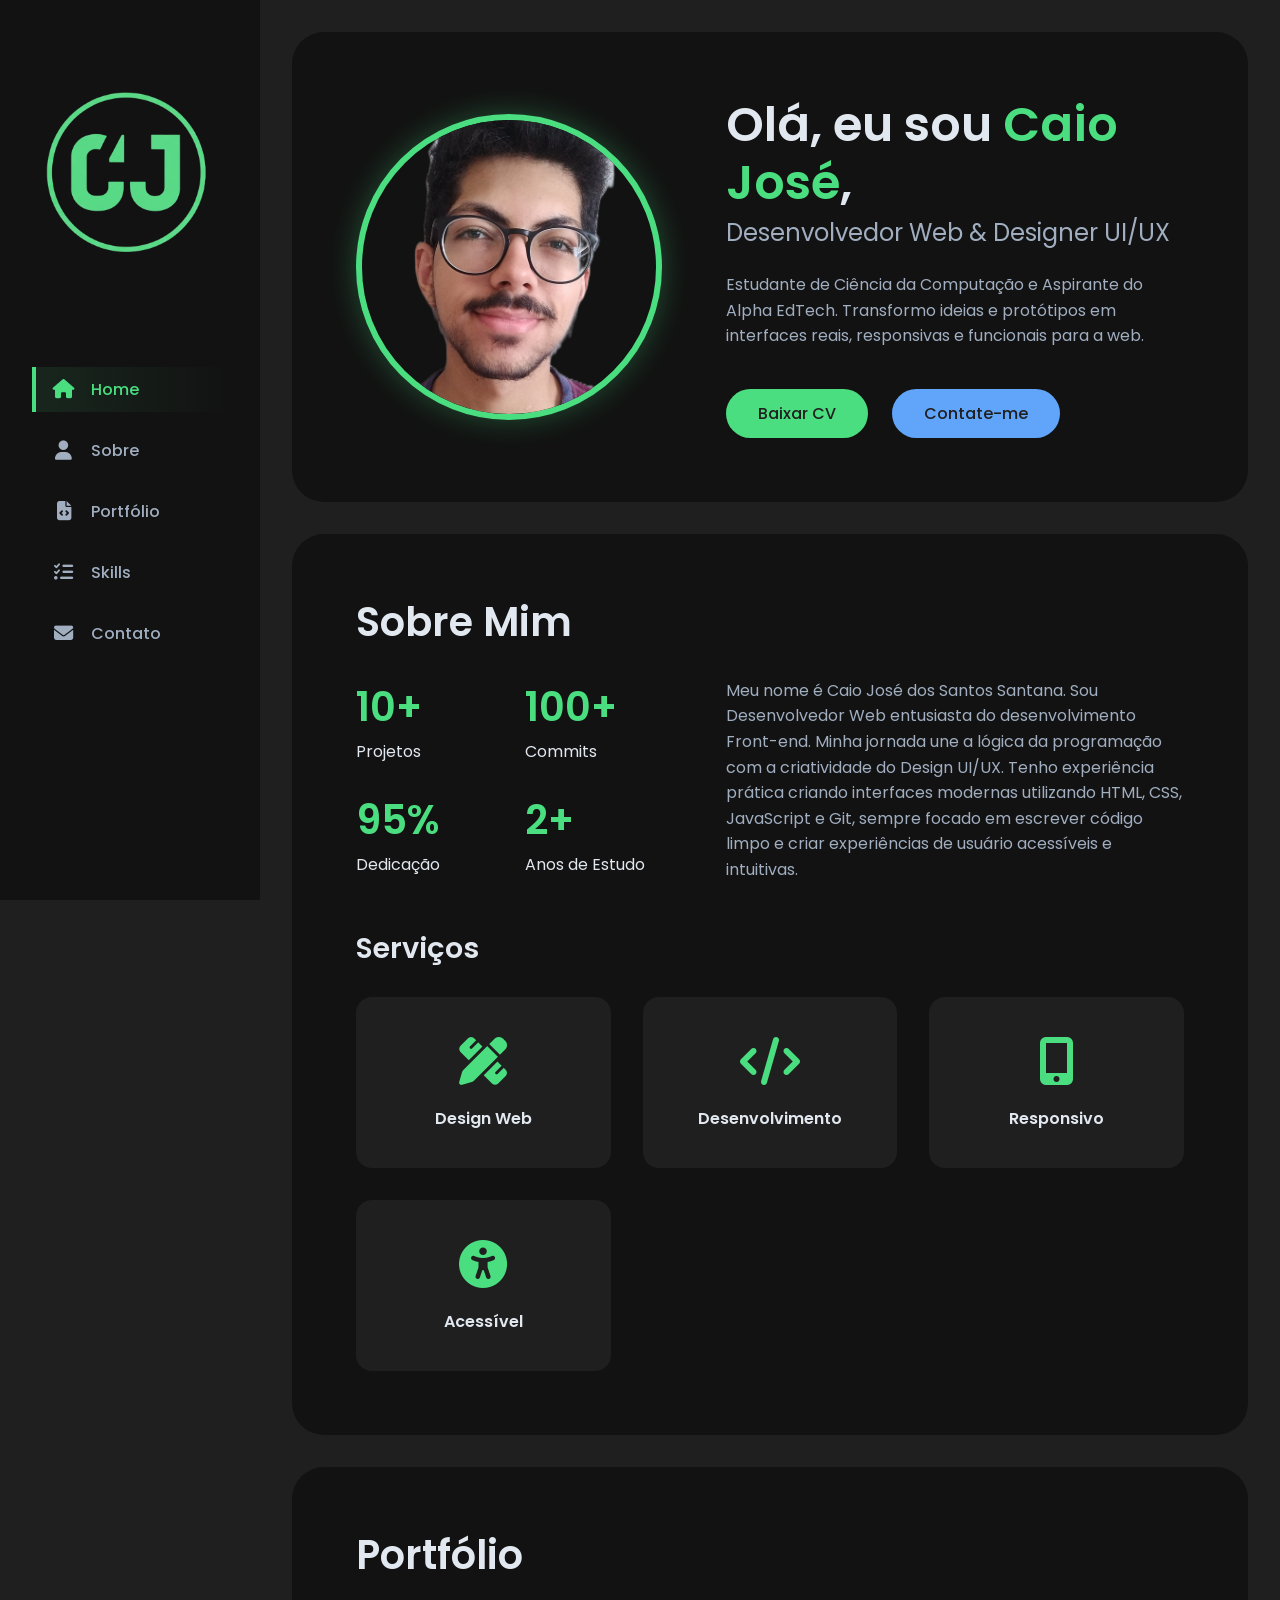
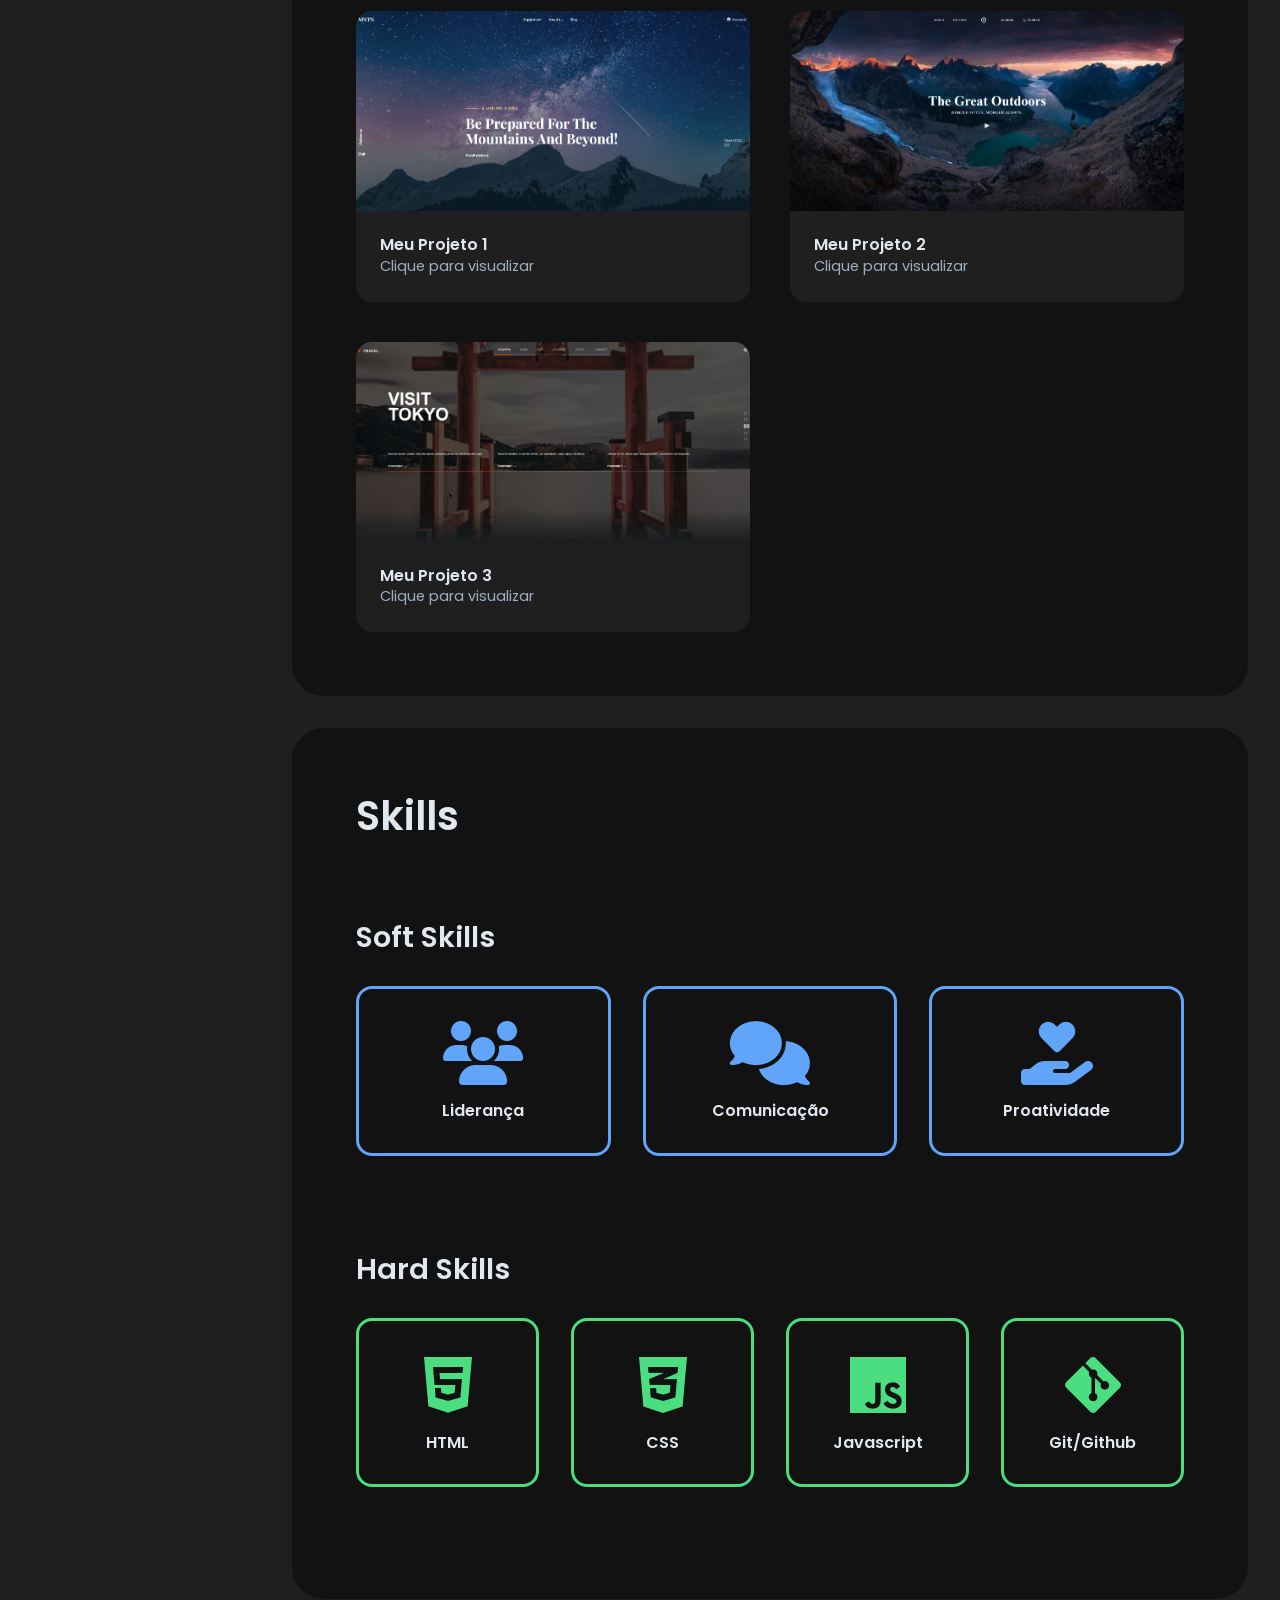
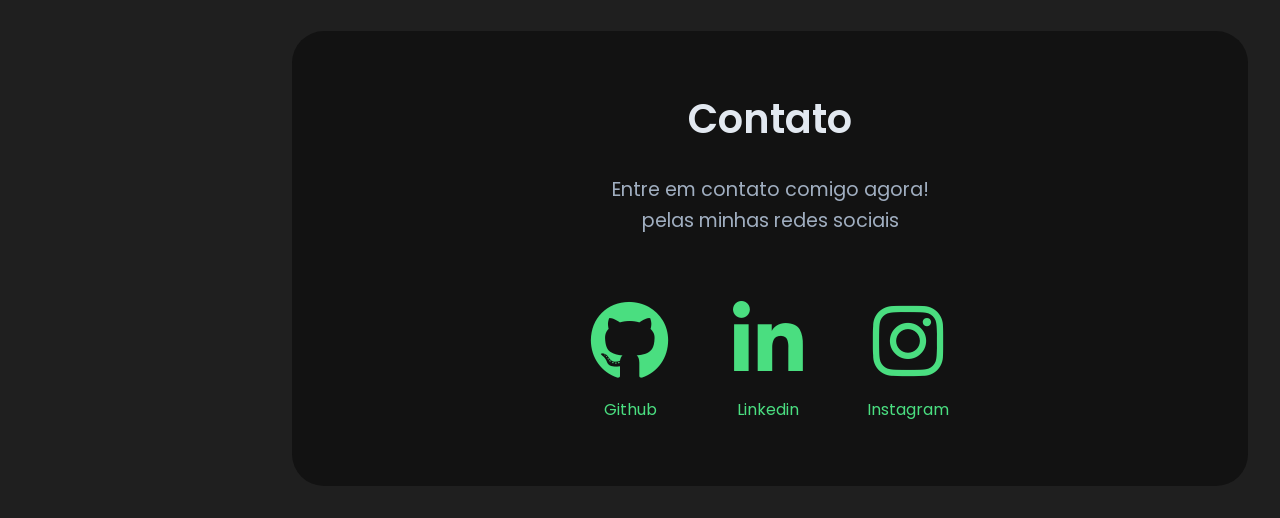
<file: html/index.html>
<!DOCTYPE html>
<html lang="pt-br">
<head>
    <meta charset="UTF-8">
    <meta name="viewport" content="width=device-width, initial-scale=1.0">
    <title>Portfólio - Caio José</title>

    <link rel="preconnect" href="https://fonts.googleapis.com">
    <link rel="preconnect" href="https://fonts.gstatic.com" crossorigin>
    <link href="https://fonts.googleapis.com/css2?family=Poppins:wght@300;400;500;600;700&display=swap" rel="stylesheet">

    <link rel="stylesheet" href="https://cdnjs.cloudflare.com/ajax/libs/font-awesome/6.4.0/css/all.min.css">

    <link rel="stylesheet" href="../css/style.css">
</head>
<body>

    <aside class="sidebar">
        <div class="logo-container">
            <img src="../imagens/Logo CJ.png" alt="Logo CJ" class="logo">
        </div>

        <nav class="main-nav">
            <ul>
                <li class="active"><a href="#home"><i class="fa-solid fa-house"></i> Home</a></li>
                <li><a href="#sobre"><i class="fa-solid fa-user"></i> Sobre</a></li>
                <li><a href="#portfolio"><i class="fa-solid fa-file-code"></i> Portfólio</a></li>
                <li><a href="#skills"><i class="fa-solid fa-list-check"></i> Skills</a></li>
                <li><a href="#contato"><i class="fa-solid fa-envelope"></i> Contato</a></li>
            </ul>
        </nav>
    </aside>

    <main class="main-content">

        <section id="home" class="home-section">
            <div class="home-content">
                <div class="profile-image-container">
                    <img src="../imagens/Foto profile.png" alt="Foto de Caio José" class="profile-image">
                </div>
                <div class="home-text">
                    <h1>Olá, eu sou <span class="highlight">Caio José</span>,</h1>
                    <h2>Desenvolvedor Web & Designer UI/UX</h2>
                    <p>Estudante de Ciência da Computação e Aspirante do Alpha EdTech. Transformo ideias e protótipos em interfaces reais, responsivas e funcionais para a web.</p>
                    <div class="home-buttons">
                        <a href="../CV/cv_0542487660193746.rtf" download class="btn btn-primary">Baixar CV</a>
                        
                        <a href="#contato" class="btn btn-secondary">Contate-me</a>
                    </div>
                </div>
            </div>
        </section>

        <section id="sobre" class="section-container">
            <h2 class="section-title">Sobre Mim</h2>
            
            <div class="sobre-content">
                <div class="stats-grid">
                    <div class="stat-item">
                        <h3>10+</h3>
                        <p>Projetos</p>
                    </div>
                    <div class="stat-item">
                        <h3>100+</h3>
                        <p>Commits</p>
                    </div>
                    <div class="stat-item">
                        <h3>95%</h3>
                        <p>Dedicação</p>
                    </div>
                    <div class="stat-item">
                        <h3>2+</h3>
                        <p>Anos de Estudo</p>
                    </div>
                </div>
                
                <div class="sobre-text">
                    <p>Meu nome é Caio José dos Santos Santana. Sou Desenvolvedor Web entusiasta do desenvolvimento Front-end. Minha jornada une a lógica da programação com a criatividade do Design UI/UX. Tenho experiência prática criando interfaces modernas utilizando HTML, CSS, JavaScript e Git, sempre focado em escrever código limpo e criar experiências de usuário acessíveis e intuitivas.</p>
                </div>
            </div>

            <h3 class="subsection-title">Serviços</h3>
            <div class="services-grid">
                <div class="service-card">
                    <i class="fa-solid fa-pen-ruler service-icon"></i>
                    <h4>Design Web</h4>
                </div>
                <div class="service-card">
                    <i class="fa-solid fa-code service-icon"></i>
                    <h4>Desenvolvimento</h4>
                </div>
                <div class="service-card">
                    <i class="fa-solid fa-mobile-screen-button service-icon"></i>
                    <h4>Responsivo</h4>
                </div>
                <div class="service-card">
                    <i class="fa-solid fa-universal-access service-icon"></i>
                    <h4>Acessível</h4>
                </div>
            </div>
        </section>

        <section id="portfolio" class="section-container">
             <h2 class="section-title">Portfólio</h2>
             <div class="portfolio-grid">
                
                 <a href="https://coldpotato34.github.io/Projeto-css-1/html/index.html" target="_blank" class="portfolio-link">
                     <div class="project-card">
                         <div class="project-image" style="background-image: url('../imagens/Card2.png');"></div>
                         <div class="project-info">
                             <h4>Meu Projeto 1</h4>
                             <p style="font-size: 0.9rem;">Clique para visualizar</p>
                         </div>
                     </div>
                 </a>

                 <a href="https://coldpotato34.github.io/Projeto-css-2/html/index.html" target="_blank" class="portfolio-link">
                    <div class="project-card">
                        <div class="project-image" style="background-image: url('../imagens/Card3.png');"></div>
                        <div class="project-info">
                            <h4>Meu Projeto 2</h4>
                            <p style="font-size: 0.9rem;">Clique para visualizar</p>
                        </div>
                    </div>
                </a>

                <a href="https://coldpotato34.github.io/Projeto-js-1/html/index.html" target="_blank" class="portfolio-link">
                    <div class="project-card">
                        <div class="project-image" style="background-image: url('../imagens/Card1.png');"></div>
                        <div class="project-info">
                            <h4>Meu Projeto 3</h4>
                            <p style="font-size: 0.9rem;">Clique para visualizar</p>
                        </div>
                    </div>
                </a>

             </div>
        </section>

        <section id="skills" class="section-container">
            <h2 class="section-title">Skills</h2>

            <h3 class="subsection-title">Soft Skills</h3>
            <div class="skills-grid soft-skills">
                <div class="skill-card blue">
                    <i class="fa-solid fa-users skill-icon"></i>
                    <h4>Liderança</h4>
                </div>
                <div class="skill-card blue">
                    <i class="fa-solid fa-comments skill-icon"></i>
                    <h4>Comunicação</h4>
                </div>
                <div class="skill-card blue">
                    <i class="fa-solid fa-hand-holding-heart skill-icon"></i>
                    <h4>Proatividade</h4>
                </div>
            </div>

            <h3 class="subsection-title">Hard Skills</h3>
            <div class="skills-grid hard-skills">
                <div class="skill-card green">
                    <i class="fa-brands fa-html5 skill-icon"></i>
                    <h4>HTML</h4>
                </div>
                <div class="skill-card green">
                    <i class="fa-brands fa-css3-alt skill-icon"></i>
                    <h4>CSS</h4>
                </div>
                <div class="skill-card green">
                    <i class="fa-brands fa-js skill-icon"></i>
                    <h4>Javascript</h4>
                </div>
                <div class="skill-card green">
                    <i class="fa-brands fa-git-alt skill-icon"></i>
                    <h4>Git/Github</h4>
                </div>
            </div>
        </section>

        <section id="contato" class="section-container">
            <h2 class="section-title">Contato</h2>
            <p class="contato-subtitle">Entre em contato comigo agora!<br>pelas minhas redes sociais</p>

            <div class="social-links">
                <a href="https://github.com/ColdPotato34" class="social-icon" target="_blank">
                    <i class="fa-brands fa-github"></i>
                    <span>Github</span>
                </a>
                <a href="https://www.linkedin.com/in/caio-jose-dos-santos-santana-40a650268" class="social-icon" target="_blank">
                    <i class="fa-brands fa-linkedin-in"></i>
                    <span>Linkedin</span>
                </a>
                <a href="https://www.instagram.com/caiojss1?igsh=MTdlcGp5YW1hdmt3NA==" class="social-icon" target="_blank">
                    <i class="fa-brands fa-instagram"></i>
                    <span>Instagram</span>
                </a>
            </div>
        </section>

    </main>

    <script src="../js/scripts.js" defer></script>
</body>
</html>
</file>
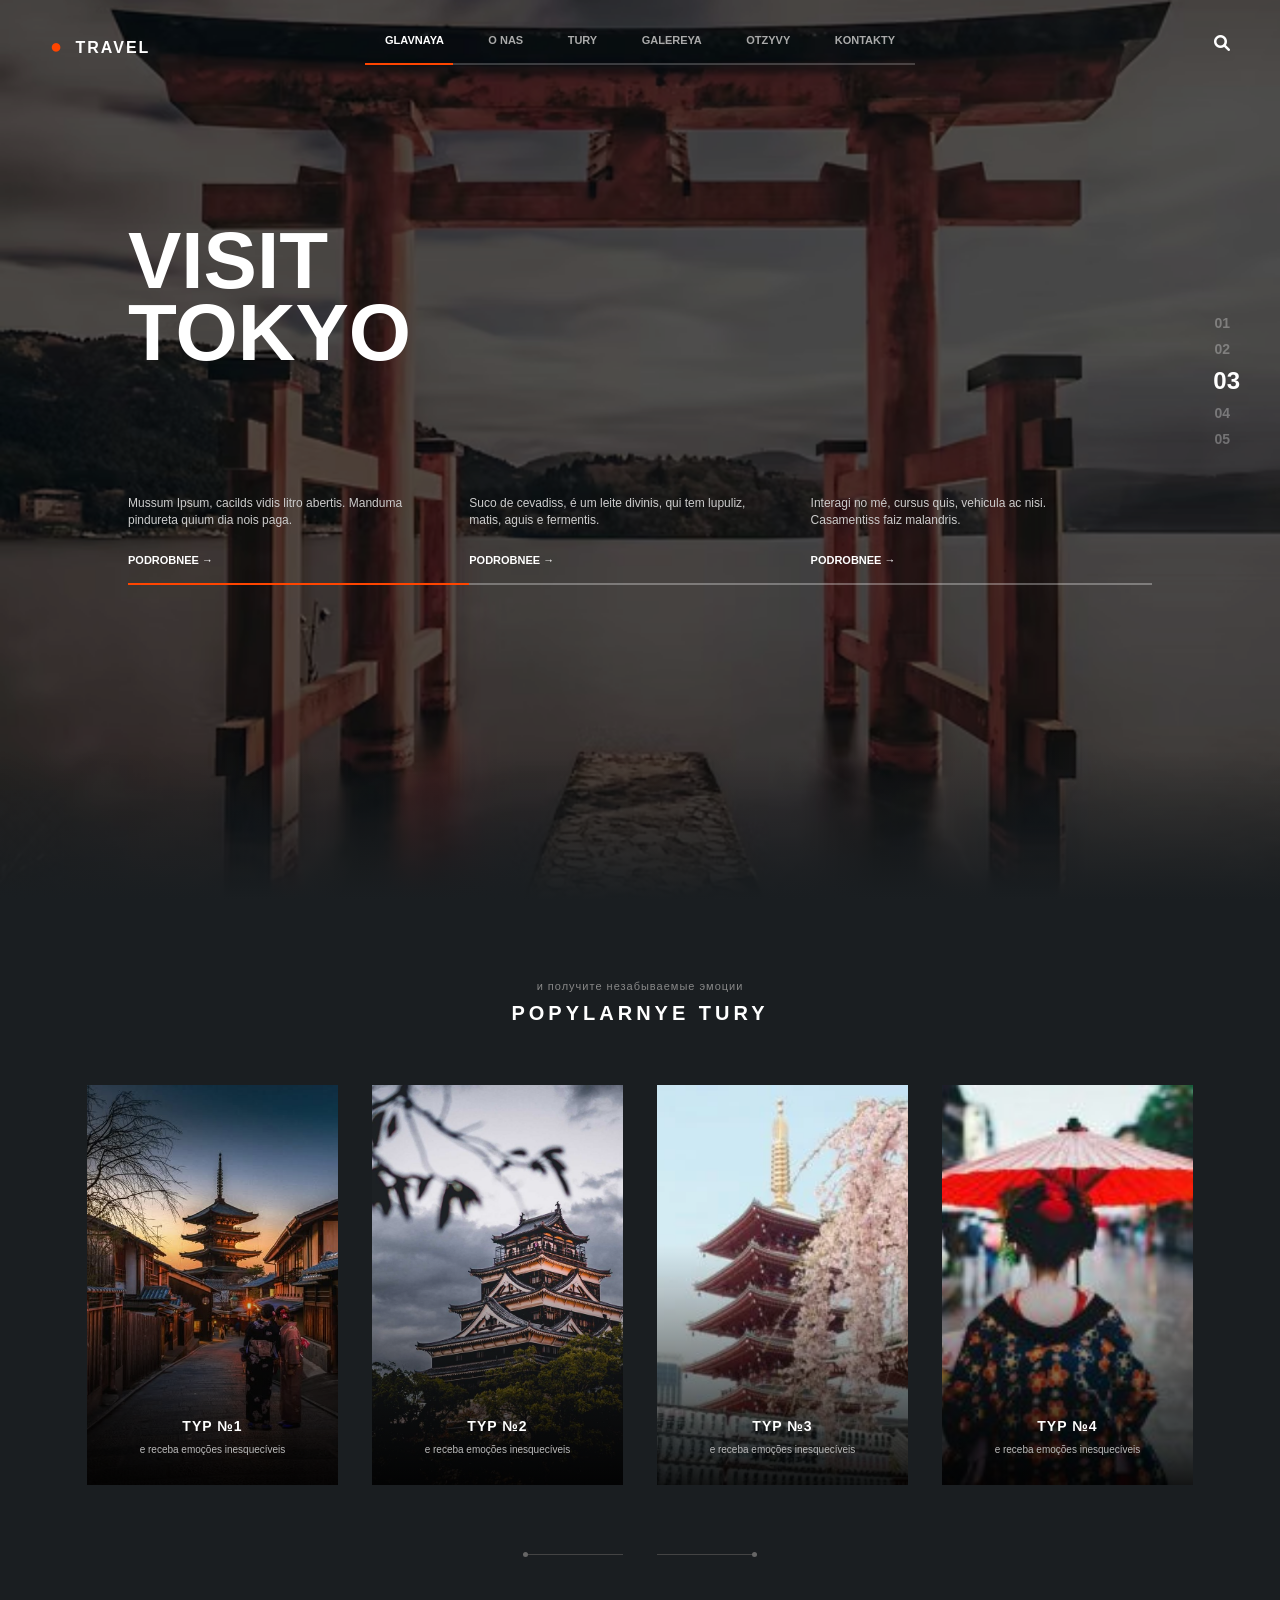
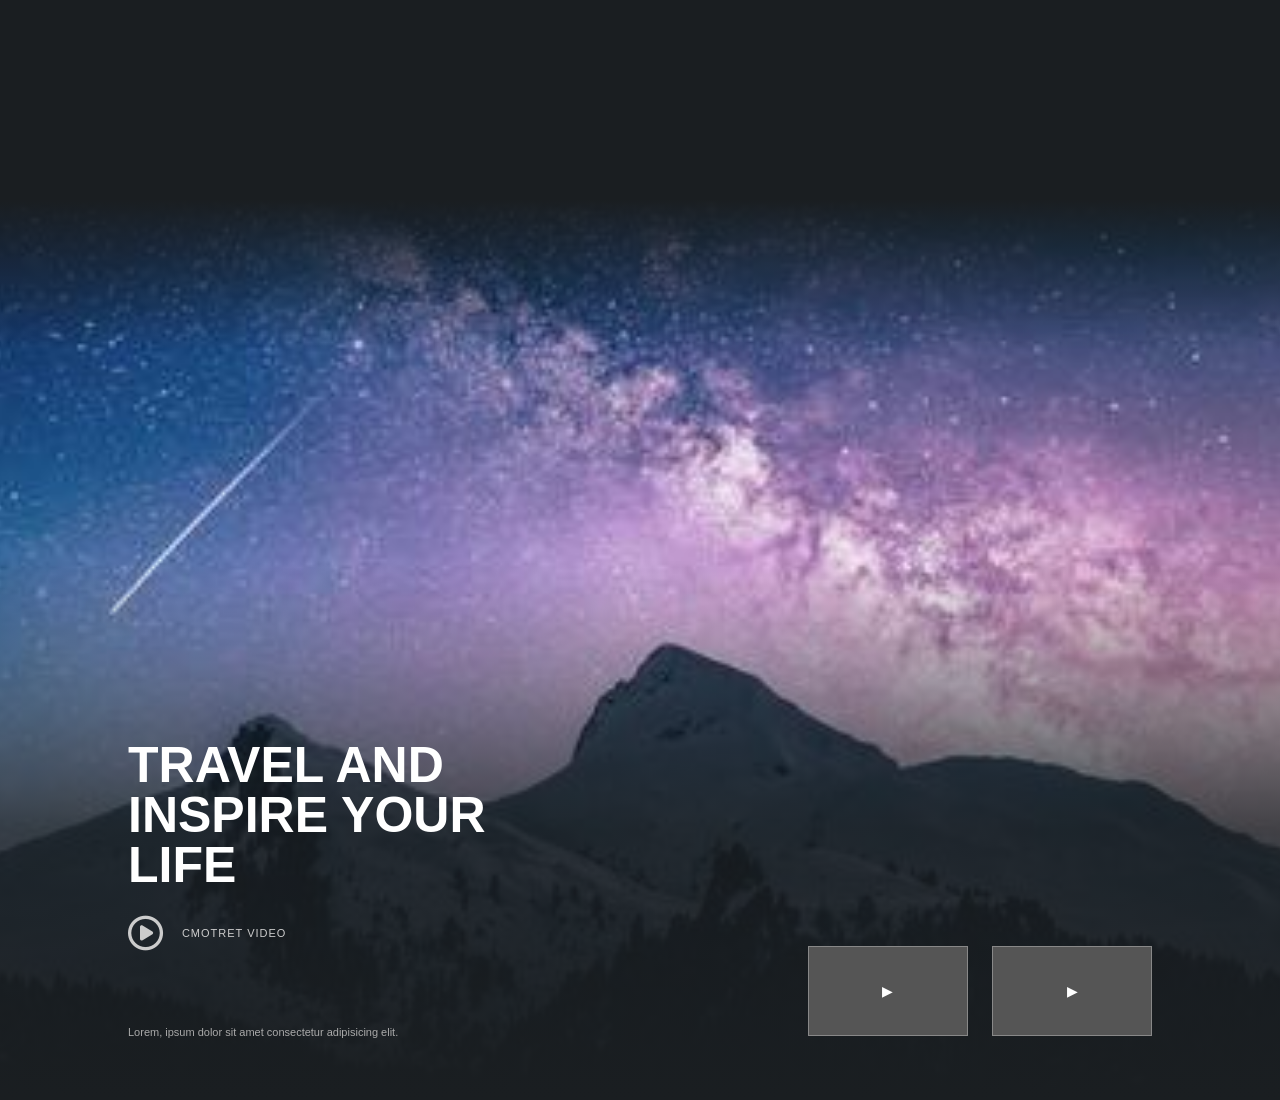
<file: Cards/questao-10/html/index.html>
<!DOCTYPE html>
<html lang="pt-br">
<head>
    <meta charset="UTF-8">
    <meta name="viewport" content="width=device-width, initial-scale=1.0">
    <title>Questão 10 - Travel Clone</title>
    <link rel="stylesheet" href="../css/style.css">
    <link rel="stylesheet" href="https://cdnjs.cloudflare.com/ajax/libs/font-awesome/6.0.0/css/all.min.css">
</head>
<body>
    <main>

        <section id="hero" class="section-hero">
            <div class="overlay"></div>

            <header class="navbar">
                <div class="logo"><span class="dot">●</span> TRAVEL</div>
                
                <nav>
                    <ul class="menu-list">
                        <li><a href="#" class="active-link">GLAVNAYA</a></li>
                        <li><a href="#">O NAS</a></li>
                        <li><a href="#">TURY</a></li>
                        <li><a href="#">GALEREYA</a></li>
                        <li><a href="#">OTZYVY</a></li>
                        <li><a href="#">KONTAKTY</a></li>
                    </ul>
                    <div class="nav-line-container">
                        <div class="nav-line-active"></div>
                    </div>
                </nav>

                <div class="search-icon">
                    <i class="fa-solid fa-magnifying-glass"></i>
                </div>
            </header>

            <div class="hero-content">
                <h1>VISIT<br>TOKYO</h1>
            </div>

            <div class="info-wrapper">
                <div class="info-columns">
                    <div class="col">
                        <p>Mussum Ipsum, cacilds vidis litro abertis. Manduma pindureta quium dia nois paga.</p>
                        <a href="#" class="btn-more">PODROBNEE →</a>
                    </div>
                    <div class="col">
                        <p>Suco de cevadiss, é um leite divinis, qui tem lupuliz, matis, aguis e fermentis.</p>
                        <a href="#" class="btn-more">PODROBNEE →</a>
                    </div>
                    <div class="col">
                        <p>Interagi no mé, cursus quis, vehicula ac nisi. Casamentiss faiz malandris.</p>
                        <a href="#" class="btn-more">PODROBNEE →</a>
                    </div>
                    <div class="clearfix"></div>
                </div>
                
                <div class="long-line-container">
                    <div class="long-line-active"></div>
                </div>
            </div>

            <div class="side-nav">
                <span>01</span>
                <span>02</span>
                <span class="active">03</span>
                <span>04</span>
                <span>05</span>
            </div>

            <div class="fade-transition-bottom"></div>
        </section>


        <section id="tours" class="section-tours">
            <div class="content-container">
                
                <p class="section-subtitle">и получите незабываемые эмоции</p>

                <h2 class="section-title">POPYLARNYE TURY</h2>
                
                <div class="tour-gallery">
                    
                    <div class="tour-card">
                        <div class="tour-img-placeholder t1"></div>
                        <div class="card-text-overlay">
                            <h3>TYP №1</h3>
                            <p class="tour-desc">e receba emoções inesquecíveis</p>
                        </div>
                    </div>

                    <div class="tour-card">
                        <div class="tour-img-placeholder t2"></div>
                        <div class="card-text-overlay">
                            <h3>TYP №2</h3>
                            <p class="tour-desc">e receba emoções inesquecíveis</p>
                        </div>
                    </div>

                    <div class="tour-card">
                        <div class="tour-img-placeholder t3"></div>
                        <div class="card-text-overlay">
                            <h3>TYP №3</h3>
                            <p class="tour-desc">e receba emoções inesquecíveis</p>
                        </div>
                    </div>

                    <div class="tour-card">
                        <div class="tour-img-placeholder t4"></div>
                        <div class="card-text-overlay">
                            <h3>TYP №4</h3>
                            <p class="tour-desc">e receba emoções inesquecíveis</p>
                        </div>
                    </div>

                    <div class="clearfix"></div>
                </div>

                <div class="tour-indicators">
                    <div class="line-indicator left-line"></div>
                    <div class="line-indicator right-line"></div>
                </div>

            </div>
        </section>


        <section id="inspiration" class="section-inspiration">
            
            <div class="fade-transition-top"></div>
            
            <div class="overlay-gradient-bottom"></div> 

            <div class="footer-content">
                <h2>TRAVEL AND<br>INSPIRE YOUR<br>LIFE</h2>
                
                <div class="play-container">
                    <i class="fa-regular fa-circle-play"></i>
                    <span>Cmotret video</span> </div>
            </div>
            
            <div class="footer-desc">
                <p>Lorem, ipsum dolor sit amet consectetur adipisicing elit.</p>
            </div>

            <div class="footer-thumbnails">
                <div class="thumb"></div>
                <div class="thumb"></div>
            </div>

        </section>

    </main>
</body>
</html>
</file>
<file: css/style.css>
/* Variaveis */
:root {
    --bg-primary: #1F1F1F;
    --bg-secondary: #121212;
    --accent-green: #4ADE80;
    --accent-blue: #60A5FA;
    --text-light: #E2E8F0;
    --font-main: 'Poppins', sans-serif;
    --sidebar-width: 260px;
}

* {
    margin: 0;
    padding: 0;
    box-sizing: border-box;
}

html {
    scroll-behavior: smooth;
    font-size: 16px;
}

body {
    font-family: var(--font-main);
    background-color: var(--bg-primary);
    color: var(--text-light);
    display: flex;
    min-height: 100vh;
    overflow-x: hidden;
}

/* Strokes */
h1, h2, h3, h4 {
    font-weight: 600;
    line-height: 1.2;
}

p {
    font-weight: 400;
    line-height: 1.6;
    color: #a0aec0;
}

a {
    text-decoration: none;
    color: inherit;
}

/* utilitarios */
.highlight {
    color: var(--accent-green);
}

/* Trava de largura 4k */
.home-content, 
.sobre-content, 
.portfolio-grid, 
.skills-grid,
.services-grid,
#contato {
    max-width: 1100px;
    margin: 0 auto;
    width: 100%;
}

/* Botões */
.btn {
    display: inline-block;
    padding: 12px 32px;
    border-radius: 50px;
    font-weight: 500;
    transition: transform 0.3s ease, box-shadow 0.3s ease;
    border: none;
    cursor: pointer;
}

.btn:hover {
    transform: translateY(-3px);
    box-shadow: 0 10px 20px -10px rgba(0,0,0,0.5);
}

.btn-primary {
    background-color: var(--accent-green);
    color: var(--bg-primary);
}

.btn-secondary {
    background-color: var(--accent-blue);
    color: var(--bg-primary);
}

/* titulos secao */
.section-title {
    font-size: 2.5rem;
    margin-bottom: 2rem;
    position: relative;
}

.subsection-title {
    font-size: 1.8rem;
    margin: 3rem 0 2rem;
}

/* Sidebar */
.sidebar {
    width: var(--sidebar-width);
    height: 100vh;
    position: fixed;
    top: 0;
    left: 0;
    background-color: var(--bg-secondary);
    padding: 2rem;
    display: flex;
    flex-direction: column;
    z-index: 100;
    overflow-y: auto; 
}

.logo-container {
    margin-bottom: 3rem;
    display: flex;
    justify-content: center;
}

.logo {
    width: 430px;
    height: auto;
    display: block;
    object-fit: contain; 
}

.main-nav ul {
    list-style: none;
}

.main-nav li {
    margin-bottom: 1rem;
}

.main-nav a {
    display: flex;
    align-items: center;
    font-weight: 500;
    padding: 10px 15px;
    transition: all 0.3s ease;
    border-left: 4px solid transparent;
    color: #a0aec0;
}

.main-nav a i {
    margin-right: 15px;
    font-size: 1.2rem;
    width: 25px;
    text-align: center;
}

/* Hover ativo */
.main-nav li.active a,
.main-nav li a:hover {
    color: var(--accent-green);
    border-left-color: var(--accent-green);
    background: linear-gradient(to right, rgba(74, 222, 128, 0.1), transparent);
}

/* Main */
.main-content {
    margin-left: var(--sidebar-width); 
    flex: 1;
    width: calc(100% - var(--sidebar-width));
    padding: 2rem;
}

/* Section (Caixas Pretas) */
section {
    background-color: var(--bg-secondary);
    border-radius: 32px;
    margin-bottom: 2rem;
    padding: 4rem;
    display: flex;
    flex-direction: column;
    justify-content: center;
    scroll-margin-top: 2rem;
}

/* Home */
.home-content {
    display: flex;
    align-items: center;
    gap: 4rem;
}

.profile-image-container {
    flex: 1;
    display: flex;
    justify-content: center;
    align-items: center;
}

/* Foto minha */
.profile-image {
    width: 350px;
    height: 350px;
    object-fit: cover;
    object-position: center 20%;
    border-radius: 50%;
    border: 6px solid var(--accent-green);
    box-shadow: 0 0 30px rgba(74, 222, 128, 0.3);
    max-width: 100%;
    height: auto;
    aspect-ratio: 1/1;
}

.home-text {
    flex: 1.5;
}

.home-text h1 {
    font-size: 3rem;
    margin-bottom: 0.5rem;
}

.home-text h2 {
    font-size: 1.5rem;
    font-weight: 400;
    margin-bottom: 1.5rem;
    color: #a0aec0;
}

.home-text p {
    margin-bottom: 2.5rem;
    max-width: 600px;
}

.home-buttons {
    display: flex;
    gap: 1.5rem;
}

/* Sobre mim */
.sobre-content {
    display: flex;
    gap: 4rem;
    align-items: center;
}

.stats-grid {
    display: grid;
    grid-template-columns: repeat(2, 1fr);
    gap: 2rem;
    flex: 1;
}

.stat-item h3 {
    font-size: 2.5rem;
    color: var(--accent-green);
    margin-bottom: 0.5rem;
}

.stat-item p {
    font-size: 1rem;
    color: var(--text-light);
}

.sobre-text {
    flex: 1.5;
    display: flex;
    align-items: center;
}

/* Serviços */
.services-grid {
    display: grid;
    grid-template-columns: repeat(auto-fit, minmax(200px, 1fr));
    gap: 2rem;
}

.service-card {
    /* MUDANÇA AQUI: background agora é a cor clara para destacar */
    background-color: var(--bg-primary);
    padding: 2.5rem 2rem;
    border-radius: 16px;
    text-align: center;
    transition: transform 0.3s ease;
}

.service-card:hover {
    transform: translateY(-5px);
}

.service-icon {
    font-size: 3rem;
    color: var(--accent-green);
    margin-bottom: 1.5rem;
    display: inline-block;
}

/* Portifolio */
.portfolio-grid {
    display: grid;
    grid-template-columns: repeat(auto-fill, minmax(300px, 1fr));
    gap: 2.5rem;
}

.project-card {
    background-color: var(--bg-primary); /* Mudado para claro tbm */
    border-radius: 16px;
    overflow: hidden;
    transition: transform 0.3s ease;
}

.project-card:hover {
    transform: translateY(-5px);
}

.project-image {
    height: 200px;
    background-size: cover;
    background-position: center;
    background-color: #333;
}

.project-info {
    padding: 1.5rem;
}

/* Skills */
.skills-grid {
    display: flex;
    flex-wrap: wrap;
    gap: 2rem;
    margin-bottom: 3rem;
    justify-content: center;
}

.skill-card {
    background-color: var(--bg-secondary);
    border-radius: 16px;
    padding: 2rem;
    text-align: center;
    min-width: 150px;
    flex: 1;
    border: 3px solid transparent;
    transition: transform 0.3s ease;
}

.skill-card:hover {
    transform: translateY(-5px);
}

.skill-icon {
    font-size: 4rem;
    margin-bottom: 1rem;
    display: block;
}

.skill-card.blue {
    border-color: var(--accent-blue);
}
.skill-card.blue .skill-icon {
    color: var(--accent-blue);
}

.skill-card.green {
    border-color: var(--accent-green);
}
.skill-card.green .skill-icon {
    color: var(--accent-green);
}

/* Contato */
#contato {
    text-align: center;
}

.contato-subtitle {
    font-size: 1.2rem;
    margin-bottom: 4rem;
}

.social-links {
    display: flex;
    justify-content: center;
    gap: 4rem;
    flex-wrap: wrap;
}

.social-icon {
    display: flex;
    flex-direction: column;
    align-items: center;
    color: var(--accent-green);
    transition: transform 0.3s ease;
}

.social-icon:hover {
    transform: translateY(-10px);
}

.social-icon i {
    font-size: 5rem;
    margin-bottom: 1rem;
}

/* 4K - kenji */
@media (min-width: 1600px) {
    html {
        font-size: 18px; 
    }
    .profile-image {
        width: 450px; 
        height: 450px;
    }
    .home-content, .sobre-content, .portfolio-grid, .skills-grid, .services-grid {
        max-width: 1400px; 
    }
}

/* Tablets / laptops */
@media (max-width: 1024px) {
    .home-content {
        flex-direction: column; 
        text-align: center;
        gap: 3rem;
    }

    .home-buttons {
        justify-content: center;
    }

    .profile-image {
        width: 300px;
        height: 300px;
    }

    .sobre-content {
        flex-direction: column;
    }

    .sobre-text, .stat-item {
        text-align: center;
    }
    
    .main-content {
        margin-left: var(--sidebar-width);
    }
    
    section {
        padding: 3rem;
    }
}

/* Mobile */
@media (max-width: 820px) {
    .sidebar {
        display: none; 
    }
    .main-content {
        margin-left: 0;
        width: 100%;
        padding: 1rem 0; 
    }
    
    section {
        padding: 3rem 1.5rem;
        border-radius: 24px; 
        margin-bottom: 1rem;
    }

    .section-title, .subsection-title {
        text-align: center;
    }
    
    .home-text h1 {
        font-size: 2.5rem;
    }
    .home-text p {
        margin: 0 auto 2.5rem;
    }
    
    .stats-grid {
        grid-template-columns: repeat(2, 1fr);
        justify-items: center;
    }
    .social-links {
        gap: 2rem;
    }
    .social-icon i {
        font-size: 3rem;
    }
}

/* Mobile modernos */
@media (max-width: 600px) {
    section {
        padding: 2.5rem 1.5rem;
        border-radius: 20px;
    }
    .home-text h1 {
        font-size: 2rem;
    }
    
    .profile-image {
        width: 240px;
        height: 240px;
    }
    
    .social-links {
        gap: 2rem;
    }
    .social-icon i {
        font-size: 3.5rem;
    }
}

/* Mobile celular */
@media (max-width: 380px) {
    .home-text h1 {
        font-size: 1.7rem;
    }
    .btn {
        width: 100%;
        text-align: center;
        display: block;
        margin-bottom: 10px;
    }
    .home-buttons {
        flex-direction: column;
        gap: 0;
    }
    .stats-grid {
        grid-template-columns: 1fr;
    }
}
</file>
<file: Cards/questao-10/css/style.css>
* {
    margin: 0;
    padding: 0;
    box-sizing: border-box;
    font-family: 'Arial', sans-serif;
}

html, body {
    height: 100%;
}

.clearfix {
    clear: both;
}

/* portão torii */
.section-hero {
    width: 100%;
    height: 100vh;
    background-image: url('../imagens/portao-torii.avif'); 
    background-size: cover;
    background-position: center;
    position: relative;
}

.overlay {
    position: absolute;
    top: 0; 
    left: 0; 
    width: 100%; 
    height: 100%;
    background: rgba(0,0,0,0.3);
    z-index: 1;
}

/* navbar */
.navbar {
    position: absolute;
    top: 0; 
    left: 0; 
    width: 100%;
    z-index: 10;
    text-align: center;
    padding-top: 30px;
}

/* logo esquerd */
.logo {
    position: absolute;
    left: 50px;
    top: 35px;
    color: white;
    font-weight: bold;
    font-size: 16px;
    letter-spacing: 2px;
}
.logo .dot { 
    color: #ff4500; 
    font-size: 20px; 
    margin-right: 5px; 
}

/* lupa na dir */
.search-icon {
    position: absolute;
    right: 50px;
    top: 35px;
    color: white;
    cursor: pointer;
}

/* menu */
nav { 
    display: inline-block;
    text-align: left; 
}

nav ul { 
    list-style: none;
    margin-bottom: 15px;
}

nav ul li { 
    display: inline-block;
    margin: 0 20px; 
}

nav ul li a { 
    text-decoration: none;
    color: #aaa;
    font-size: 11px;
    font-weight: bold;
    text-transform: uppercase; 
    transition: color 0.3s;
}

nav ul li a:hover, nav ul li a.active-link {
     color: white;
}

/* linha laj do menu */
.nav-line-container { 
    width: 100%;
    height: 2px;
    background: rgba(255,255,255,0.2);
    position: relative; 
}

.nav-line-active { 
    width: 16%;
    height: 100%;
    background: #ff4500;
    position: absolute;
    left: 0; top: 0; 
}

/* hero */
.hero-content {
    position: absolute;
    top: 25%;
    left: 10%;
    z-index: 5;
    color: white;
}

.hero-content h1 {
    font-size: 80px;
    line-height: 0.9;
    font-weight: 700;
    text-transform: uppercase;
}

/* colunas de texto */
.info-wrapper {
    position: absolute;
    top: 55%; 
    left: 10%; 
    width: 80%;
    z-index: 5;
    color: white;
}

.info-columns {
    width: 100%;
    margin-bottom: 15px;
}

.col {
    width: 30%;
    float: left;
    margin-right: 3.33%;
}
.col:last-child { margin-right: 0; } 

.col p { 
    font-size: 12px;
    color: #ccc;
    margin-bottom: 15px;
    min-height: 40px; 
    line-height: 1.4;
}

.btn-more { 
    text-decoration: none;
    color: white;
    font-size: 11px;
    font-weight: bold;
    text-transform: uppercase; 
}

/* linha laraj maior */
.long-line-container {
    width: 100%;
    height: 2px;
    background-color: rgba(255, 255, 255, 0.3); 
    position: relative;
    clear: both; 
}

.long-line-active {
    width: 33.3%;
    height: 100%;
    background-color: #ff4500;
    position: absolute;
    left: 0; top: 0;
}

/* side nav */
.side-nav {
    position: absolute;
    right: 50px; 
    top: 35%; 
    z-index: 10;
    text-align: right; color: rgba(255,255,255,0.3);
}
.side-nav span { 
    display: block;
    margin-bottom: 10px;
    font-size: 14px;
    font-weight: bold; 
}
.side-nav span.active { 
    color: white; 
    font-size: 24px; 
    position: relative; 
    right: -10px; 
}

/* tours */
.section-tours {
    width: 100%;
    min-height: 100vh;
    background-color: #1a1e21;
    padding-top: 80px;
    padding-bottom: 80px;
    position: relative;
    color: white;
    text-align: center;
}

.content-container {
    max-width: 1200px;
    margin: 0 auto;
}

/* titulos */
.section-subtitle {
    font-size: 11px;
    color: #888;
    margin-bottom: 10px;
    text-transform: lowercase;
    letter-spacing: 1px;
}

.section-title {
    font-size: 20px;
    letter-spacing: 4px;
    text-transform: uppercase;
    margin-bottom: 60px;
    color: white;
    font-weight: bold;
}

/* galeria */
.tour-gallery {
    width: 95%; 
    margin: 0 auto;
}

.tour-card {
    width: 22%;
    float: left;
    margin: 0 1.5%;
    text-align: center;
    position: relative;
    overflow: hidden; 
    height: 400px; 
    cursor: pointer;
}

/* imag card */
.tour-img-placeholder {
    width: 100%; 
    height: 100%;
    background-color: #333;
    background-size: cover;
    background-position: center;
    transition: transform 0.6s ease; 
}

/* grad parte infer da imag */
.tour-img-placeholder::after {
    content: '';
    position: absolute;
    bottom: 0; left: 0;
    width: 100%; height: 60%;
    background: linear-gradient(to top, rgba(0,0,0,0.9), transparent);
    z-index: 1;
}

/* efeito hover */
.tour-card:hover .tour-img-placeholder {
    transform: scale(1.1);
}

/* imagens tour */
.t1 { 
    background-image: url('../imagens/Tours/img1.jpg'); 
}
.t2 { 
    background-image: url('../imagens/Tours/img2.jpeg'); 
}
.t3 { 
    background-image: url('../imagens/Tours/img3.webp'); 
}
.t4 { 
    background-image: url('../imagens/Tours/img4.jpg'); 
}

/* texto over */
.card-text-overlay {
    position: absolute;
    bottom: 30px;
    left: 0;
    width: 100%;
    z-index: 2;
    text-align: center;
    padding: 0 10px;
}

.tour-card h3 { 
    font-size: 14px;
    text-transform: uppercase;
    letter-spacing: 1px; 
    color: white;
    margin-bottom: 10px;
    font-weight: bold;
}

.tour-desc {
    color: #bbb;
    font-size: 10px;
    text-transform: lowercase;
}

/* indic de linha */
.tour-indicators {
    margin-top: 60px;
    text-align: center;
    clear: both;
}

.line-indicator {
    display: inline-block;
    width: 100px;
    height: 1px;
    background-color: #444;
    margin: 0 15px;
    position: relative;
    vertical-align: middle;
}

/* left ball */
.left-line::before {
    content: '';
    position: absolute;
    left: 0;
    top: -2px;
    width: 5px; 
    height: 5px;
    background-color: #666;
    border-radius: 50%;
}

/* right ball */
.right-line::after {
    content: '';
    position: absolute; 
    right: 0; top: -2px;
    width: 5px; 
    height: 5px;
    background-color: #666;
    border-radius: 50%;
}
.section-inspiration {
    width: 100%;
    height: 100vh;
    background-image: url('../imagens/Montanha.jpg');
    background-size: cover;
    background-position: center bottom;
    position: relative;
}

/* grad rodape */
.overlay-gradient-bottom {
    position: absolute;
    bottom: 0; 
    left: 0; 
    width: 100%; 
    height: 60%;
    background: linear-gradient(to top, #1a1e21, rgba(26, 30, 33, 0.8), transparent);
    z-index: 1;
}

.footer-content {
    position: absolute; 
    bottom: 150px; left: 10%; 
    z-index: 5;
    color: white;
}

.footer-content h2 {
    font-size: 50px; 
    text-transform: uppercase; 
    line-height: 1;
    margin-bottom: 25px;
}

.play-container {
    font-size: 14px;
    color: #ccc;
    cursor: pointer;
    display: inline-block;
}

.play-container i {
    font-size: 35px;
    vertical-align: middle;
    margin-right: 15px;
    transition: transform 0.3s;
}
.play-container:hover i { 
    transform: scale(1.1); 
    color: white; 
}

.play-container span {
    vertical-align: middle;
    text-transform: uppercase;
    font-size: 11px;
    letter-spacing: 1px;
}

/* rodape inferior */
.footer-desc {
    position: absolute;
    bottom: 60px; left: 10%;
    width: 280px;
    z-index: 5;
}

.footer-desc p {
    color: #aaa;
    font-size: 11px;
    line-height: 1.5;
}

.footer-thumbnails {
    position: absolute; 
    bottom: 60px; right: 10%;
    z-index: 5;
}

.thumb {
    width: 160px; 
    height: 90px; 
    background: #555;
    display: inline-block; 
    margin-left: 20px;
    border: 1px solid rgba(255,255,255,0.3);
    position: relative;
    cursor: pointer;
    transition: border-color 0.3s;
}
.thumb:hover { 
    border-color: white; 
}

.thumb::after {
    content: '▶';
    position: absolute;
    top: 50%; left: 50%;
    transform: translate(-50%, -50%);
    color: white;
    font-size: 14px;
}

.fade-transition-bottom {
    position: absolute;
    bottom: 0; 
    left: 0; 
    width: 100%; 
    height: 150px;
    background: linear-gradient(to bottom, transparent, #1a1e21); 
    z-index: 2;
}

.fade-transition-top {
    position: absolute;
    top: 0; 
    left: 0; 
    width: 100%; 
    height: 150px;
    background: linear-gradient(to bottom, #1a1e21, transparent);
    z-index: 2;
}
</file>
